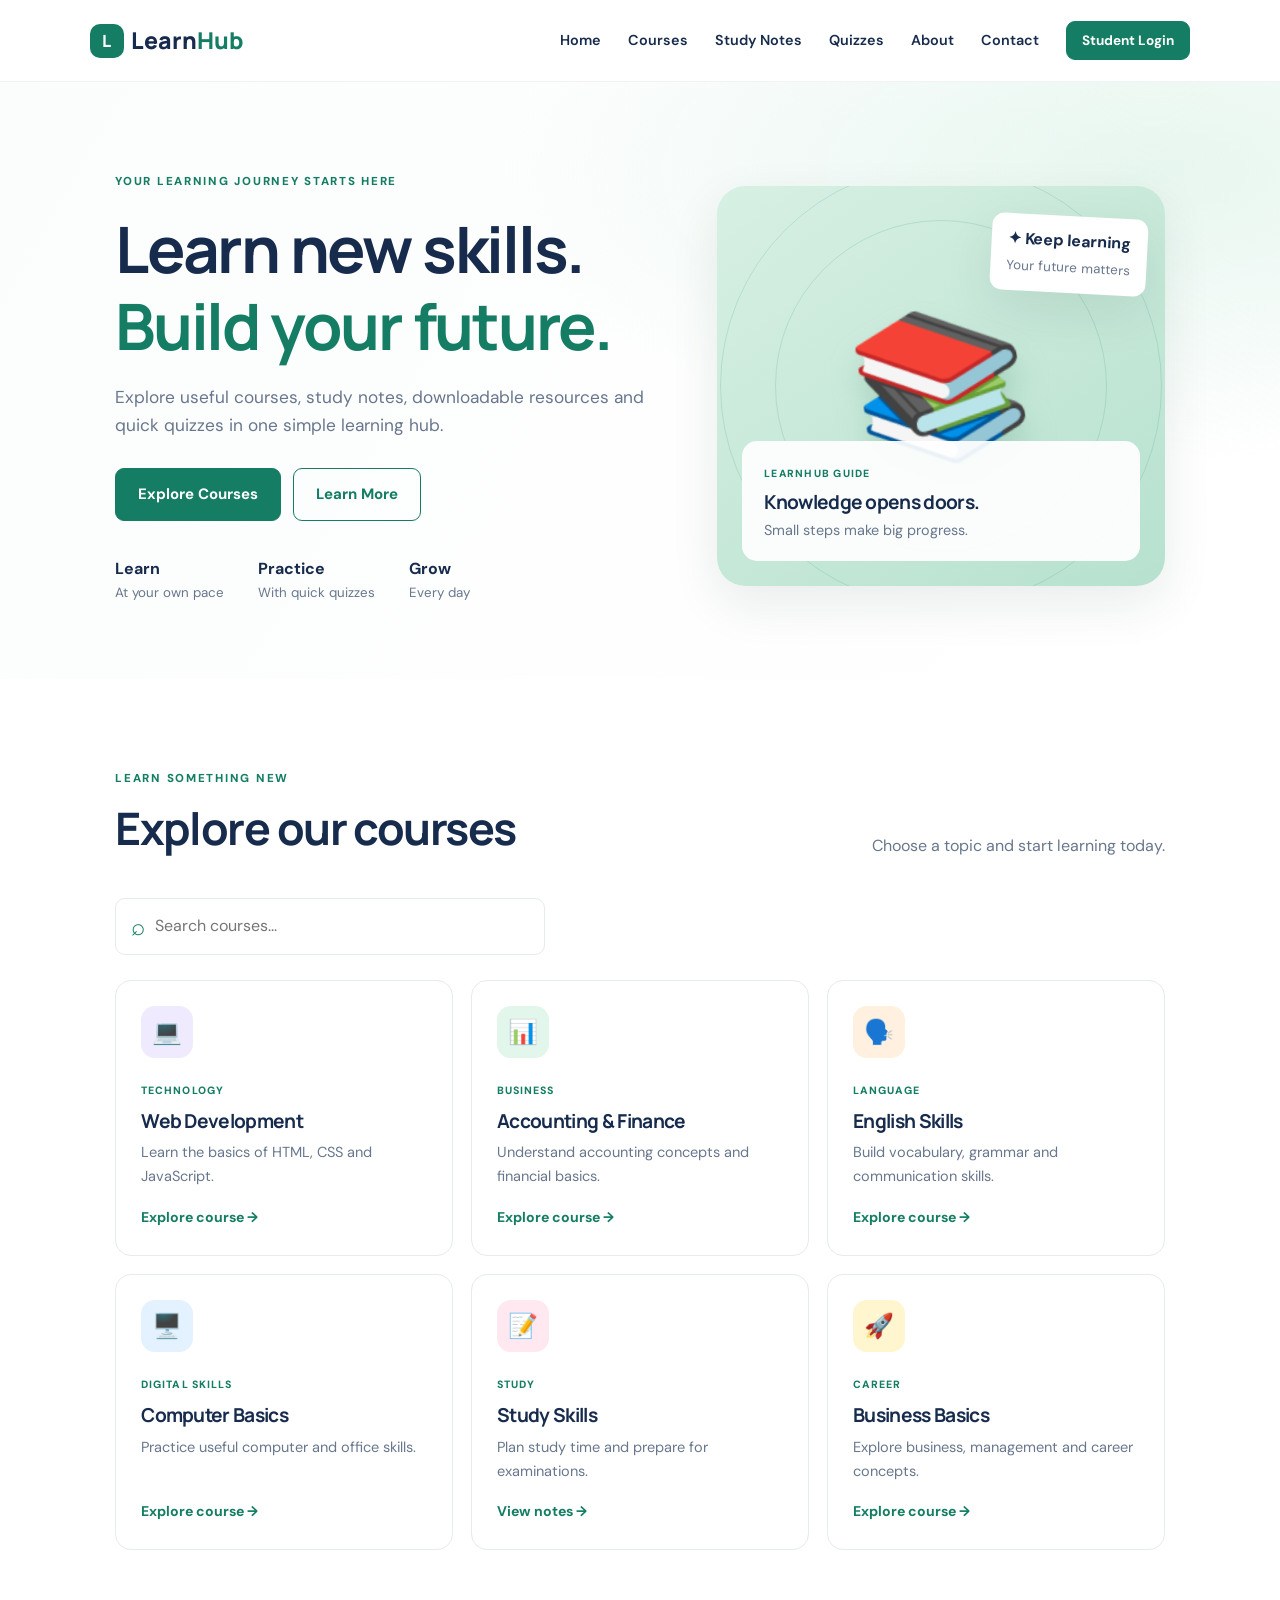
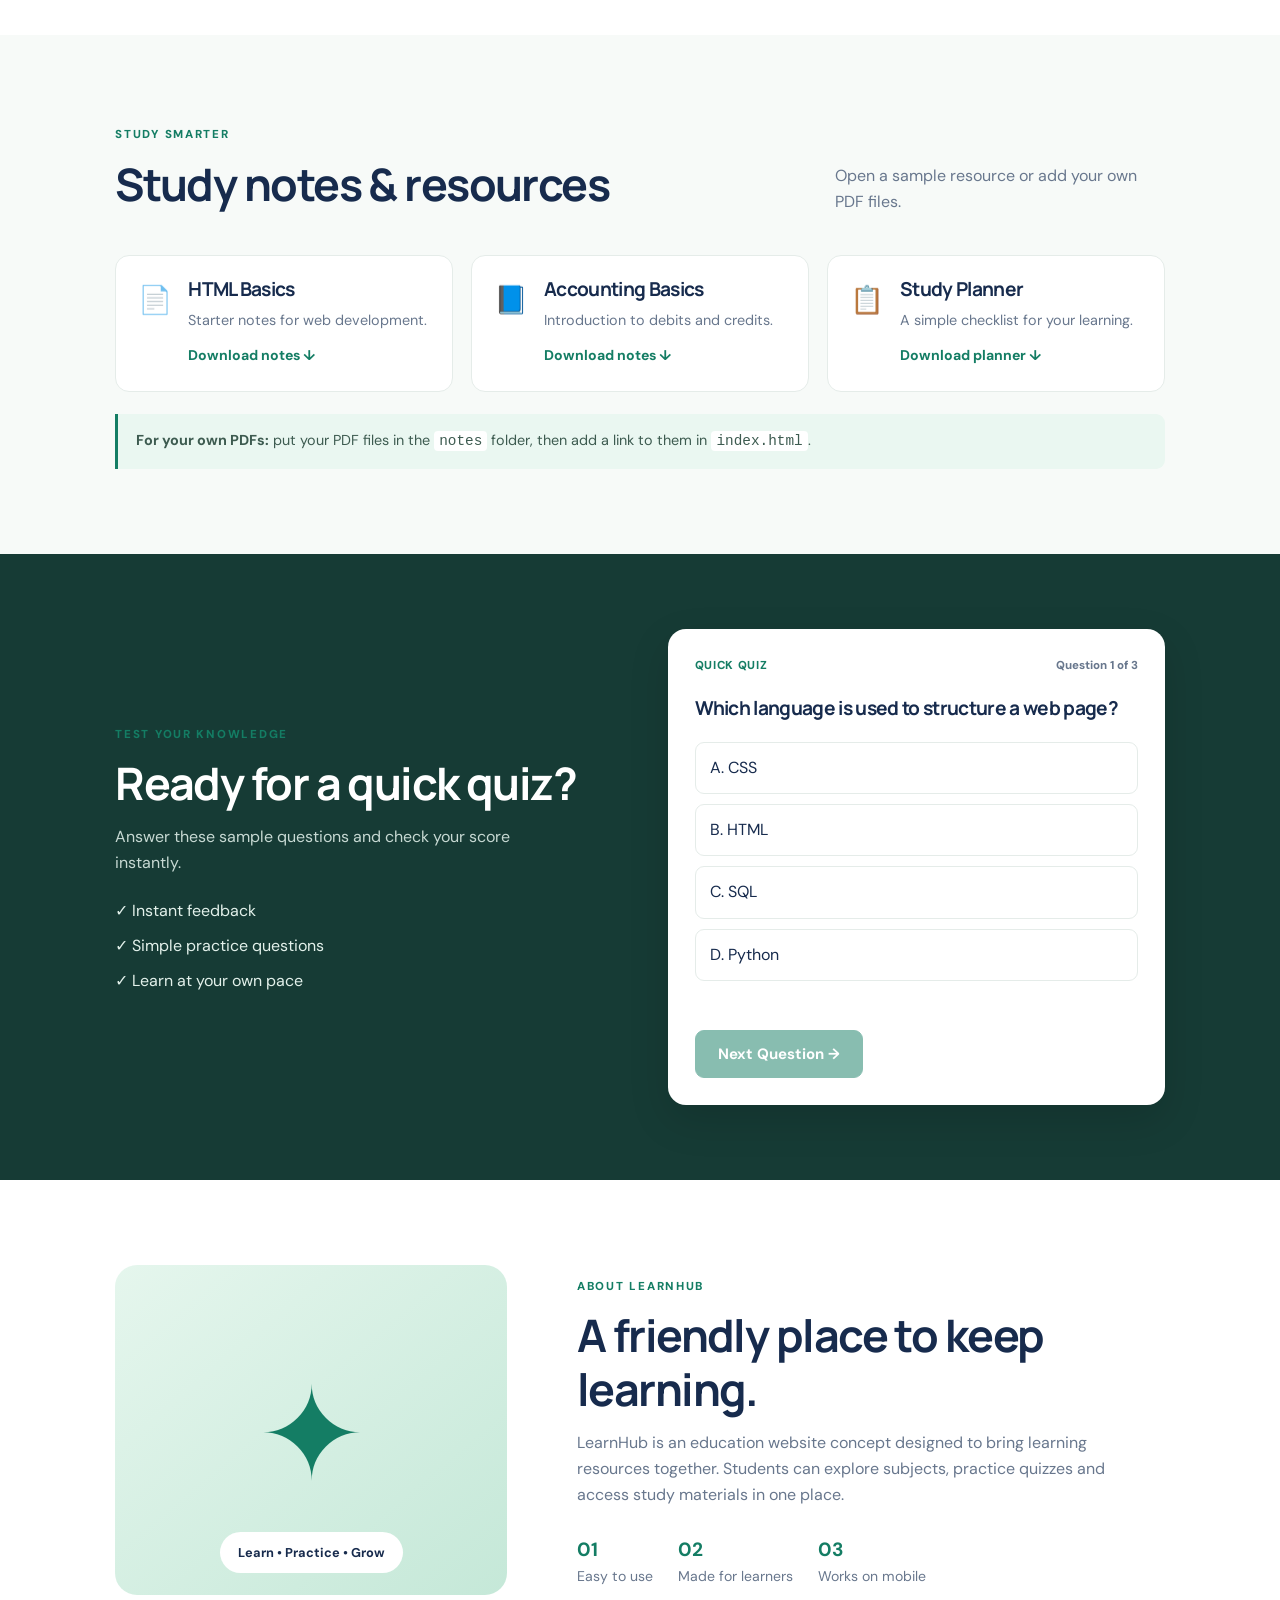
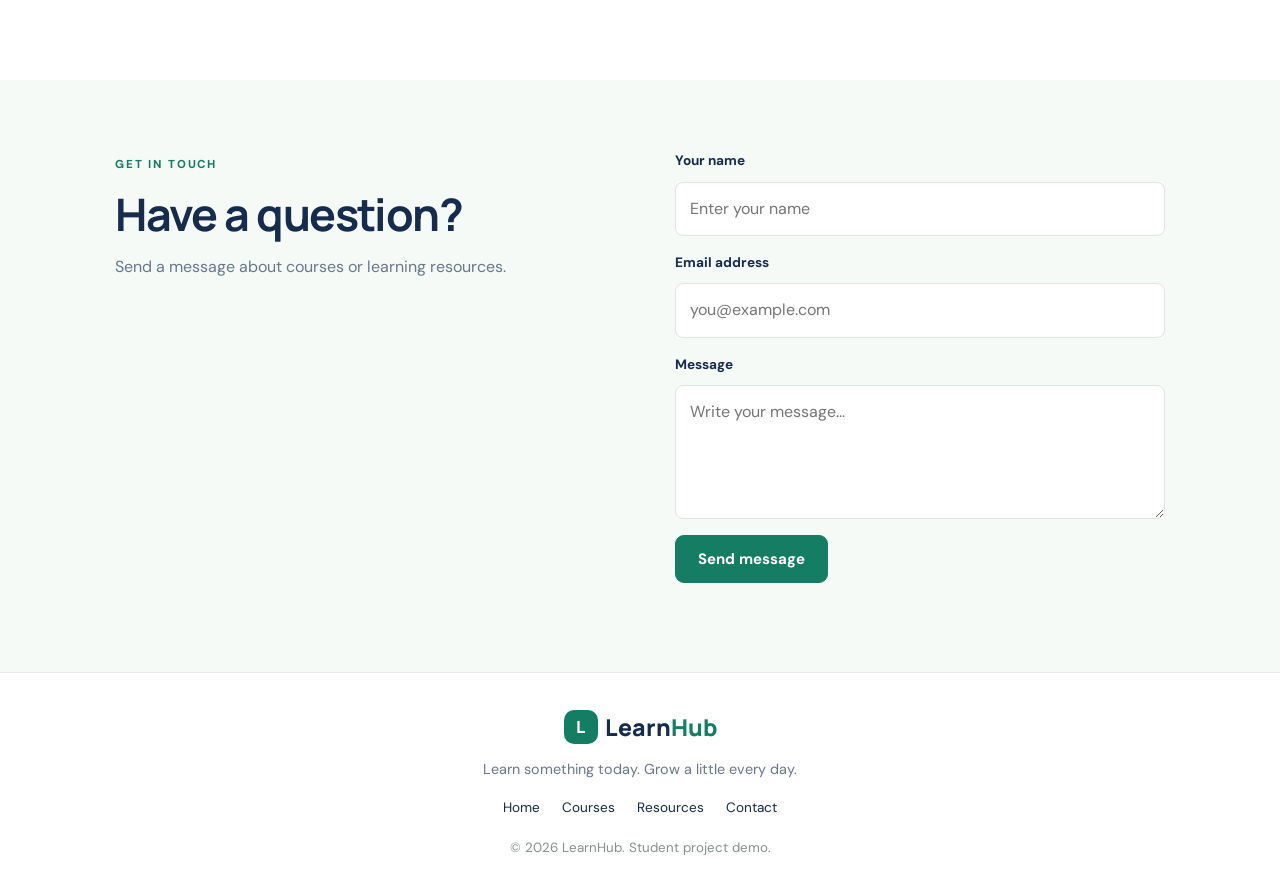
<file: index.html>
<!DOCTYPE html>
<html lang="en">
<head>
  <meta charset="UTF-8">
  <meta name="viewport" content="width=device-width, initial-scale=1.0">
  <title>LearnHub | Learn Without Limits</title>
  <link rel="stylesheet" href="style.css">
</head>
<body>
  <header class="site-header">
    <a class="brand" href="#home"><span class="brand-icon">L</span> Learn<span>Hub</span></a>
    <button class="menu-toggle" id="menuToggle" aria-label="Open navigation">☰</button>
    <nav id="mainNav">
      <a href="#home">Home</a><a href="#courses">Courses</a><a href="#notes">Study Notes</a>
      <a href="#quiz">Quizzes</a><a href="#about">About</a><a href="#contact">Contact</a>
      <button class="btn btn-small" id="openLogin">Student Login</button>
    </nav>
  </header>

  <main>
    <section class="hero" id="home">
      <div class="hero-content">
        <span class="eyebrow">YOUR LEARNING JOURNEY STARTS HERE</span>
        <h1>Learn new skills.<br><span>Build your future.</span></h1>
        <p>Explore useful courses, study notes, downloadable resources and quick quizzes in one simple learning hub.</p>
        <div class="hero-actions"><a class="btn" href="#courses">Explore Courses</a><a class="btn btn-outline" href="#about">Learn More</a></div>
        <div class="hero-stats"><div><strong>Learn</strong><small>At your own pace</small></div><div><strong>Practice</strong><small>With quick quizzes</small></div><div><strong>Grow</strong><small>Every day</small></div></div>
      </div>
      <div class="hero-card"><div class="book-illustration">📚</div><div class="floating-note">✦ Keep learning<br><small>Your future matters</small></div><div class="hero-card-text"><span>LEARNHUB GUIDE</span><h3>Knowledge opens doors.</h3><p>Small steps make big progress.</p></div></div>
    </section>

    <section class="section" id="courses">
      <div class="section-heading"><div><span class="eyebrow">LEARN SOMETHING NEW</span><h2>Explore our courses</h2></div><p>Choose a topic and start learning today.</p></div>
      <div class="search-wrap"><span>⌕</span><input id="courseSearch" type="search" placeholder="Search courses..." aria-label="Search courses"></div>
      <div class="course-grid" id="courseGrid">
        <article class="course-card" data-search="web development html css javascript coding"><div class="course-icon purple">💻</div><span class="tag">TECHNOLOGY</span><h3>Web Development</h3><p>Learn the basics of HTML, CSS and JavaScript.</p><a href="#contact">Explore course →</a></article>
        <article class="course-card" data-search="accounting finance bookkeeping balance sheet"><div class="course-icon green">📊</div><span class="tag">BUSINESS</span><h3>Accounting & Finance</h3><p>Understand accounting concepts and financial basics.</p><a href="#contact">Explore course →</a></article>
        <article class="course-card" data-search="english communication vocabulary grammar"><div class="course-icon orange">🗣️</div><span class="tag">LANGUAGE</span><h3>English Skills</h3><p>Build vocabulary, grammar and communication skills.</p><a href="#contact">Explore course →</a></article>
        <article class="course-card" data-search="computer digital skills ms office"><div class="course-icon blue">🖥️</div><span class="tag">DIGITAL SKILLS</span><h3>Computer Basics</h3><p>Practice useful computer and office skills.</p><a href="#contact">Explore course →</a></article>
        <article class="course-card" data-search="study skills exam preparation notes"><div class="course-icon pink">📝</div><span class="tag">STUDY</span><h3>Study Skills</h3><p>Plan study time and prepare for examinations.</p><a href="#notes">View notes →</a></article>
        <article class="course-card" data-search="business entrepreneurship management"><div class="course-icon yellow">🚀</div><span class="tag">CAREER</span><h3>Business Basics</h3><p>Explore business, management and career concepts.</p><a href="#contact">Explore course →</a></article>
      </div>
      <p id="noCourses" class="empty-message" hidden>No courses found. Try another search.</p>
    </section>

    <section class="section notes-section" id="notes">
      <div class="section-heading"><div><span class="eyebrow">STUDY SMARTER</span><h2>Study notes & resources</h2></div><p>Open a sample resource or add your own PDF files.</p></div>
      <div class="resource-grid">
        <article class="resource-card"><div class="resource-icon">📄</div><div><h3>HTML Basics</h3><p>Starter notes for web development.</p><a href="notes/html-basics.txt" download>Download notes ↓</a></div></article>
        <article class="resource-card"><div class="resource-icon">📘</div><div><h3>Accounting Basics</h3><p>Introduction to debits and credits.</p><a href="notes/accounting-basics.txt" download>Download notes ↓</a></div></article>
        <article class="resource-card"><div class="resource-icon">📋</div><div><h3>Study Planner</h3><p>A simple checklist for your learning.</p><a href="notes/study-planner.txt" download>Download planner ↓</a></div></article>
      </div>
      <div class="upload-tip"><strong>For your own PDFs:</strong> put your PDF files in the <code>notes</code> folder, then add a link to them in <code>index.html</code>.</div>
    </section>

    <section class="quiz-section" id="quiz"><div class="quiz-copy"><span class="eyebrow">TEST YOUR KNOWLEDGE</span><h2>Ready for a quick quiz?</h2><p>Answer these sample questions and check your score instantly.</p><ul><li>✓ Instant feedback</li><li>✓ Simple practice questions</li><li>✓ Learn at your own pace</li></ul></div>
      <div class="quiz-box"><div class="quiz-top"><span>QUICK QUIZ</span><span id="questionCounter">Question 1 of 3</span></div><h3 id="questionText">Which language is used to structure a web page?</h3><div id="answerOptions" class="answer-options"></div><p id="quizFeedback" aria-live="polite"></p><button id="nextQuestion" class="btn" disabled>Next Question →</button></div>
    </section>

    <section class="section about-section" id="about"><div class="about-visual"><div class="about-symbol">✦</div><div class="about-label">Learn • Practice • Grow</div></div><div class="about-copy"><span class="eyebrow">ABOUT LEARNHUB</span><h2>A friendly place to keep learning.</h2><p>LearnHub is an education website concept designed to bring learning resources together. Students can explore subjects, practice quizzes and access study materials in one place.</p><div class="about-points"><div><strong>01</strong><span>Easy to use</span></div><div><strong>02</strong><span>Made for learners</span></div><div><strong>03</strong><span>Works on mobile</span></div></div></div></section>

    <section class="contact-section" id="contact"><div><span class="eyebrow">GET IN TOUCH</span><h2>Have a question?</h2><p>Send a message about courses or learning resources.</p></div><form id="contactForm" class="contact-form"><label for="contactName">Your name</label><input id="contactName" required placeholder="Enter your name"><label for="contactEmail">Email address</label><input id="contactEmail" type="email" required placeholder="you@example.com"><label for="contactMessage">Message</label><textarea id="contactMessage" required rows="4" placeholder="Write your message..."></textarea><button class="btn" type="submit">Send message</button><p id="contactFeedback" aria-live="polite"></p></form></section>
  </main>

  <footer class="site-footer"><a class="brand footer-brand" href="#home"><span class="brand-icon">L</span> Learn<span>Hub</span></a><p>Learn something today. Grow a little every day.</p><div class="footer-links"><a href="#home">Home</a><a href="#courses">Courses</a><a href="#notes">Resources</a><a href="#contact">Contact</a></div><small>© <span id="year"></span> LearnHub. Student project demo.</small></footer>

  <div class="modal" id="loginModal" aria-hidden="true"><div class="modal-panel"><button class="modal-close" id="closeLogin" aria-label="Close">×</button><span class="eyebrow">WELCOME BACK</span><h2>Student access</h2><p class="modal-note">Demo form only. It does not create a real account or save passwords.</p><form id="loginForm"><label for="studentEmail">Email</label><input id="studentEmail" type="email" required placeholder="student@example.com"><label for="studentPassword">Password</label><input id="studentPassword" type="password" required minlength="4" placeholder="Enter any 4+ characters"><button class="btn" type="submit">Continue to demo</button><p id="loginFeedback" aria-live="polite"></p></form></div></div>
  <script src="script.js"></script>
</body>
</html>
</file>
<file: style.css>
@import url('https://fonts.googleapis.com/css2?family=DM+Sans:wght@400;500;600;700&family=Manrope:wght@400;500;600;700;800&display=swap');
:root{--ink:#172b4d;--muted:#68778d;--green:#147d64;--green-dark:#0d624f;--mint:#eaf7f1;--line:#e5ece9;--paper:#fff;--soft:#f7faf8;--shadow:0 18px 50px rgba(24,54,48,.09)}
*{box-sizing:border-box}html{scroll-behavior:smooth;scroll-padding-top:90px}body{margin:0;font-family:'DM Sans',sans-serif;color:var(--ink);background:#fff;line-height:1.65}h1,h2,h3{font-family:Manrope,sans-serif;line-height:1.2;letter-spacing:-.035em}h1{font-size:clamp(2.5rem,5vw,4.4rem);margin:18px 0}h2{font-size:clamp(2rem,3.5vw,3rem);margin:10px 0 14px}h3{font-size:1.2rem}p{color:var(--muted);margin-top:0}a{color:inherit;text-decoration:none}.site-header{height:82px;display:flex;align-items:center;justify-content:space-between;padding:0 7%;border-bottom:1px solid #f0f3f1;background:#fff;position:sticky;top:0;z-index:10}.brand{font-family:Manrope,sans-serif;font-size:1.45rem;font-weight:800;display:flex;align-items:center;gap:7px}.brand>span:last-child{color:var(--green);margin-left:-7px}.brand-icon{display:grid;place-items:center;width:34px;height:34px;background:var(--green);color:white;border-radius:10px;font-size:1.05rem}.site-header nav{display:flex;align-items:center;gap:27px;font-size:.9rem;font-weight:600}.site-header nav a:hover,.footer-links a:hover{color:var(--green)}.btn{display:inline-flex;align-items:center;justify-content:center;gap:8px;padding:13px 22px;border:1px solid var(--green);border-radius:9px;background:var(--green);color:#fff;font-weight:700;font-family:inherit;font-size:.94rem;cursor:pointer;transition:.2s}.btn:hover{background:var(--green-dark);transform:translateY(-1px)}.btn-small{padding:10px 15px;font-size:.85rem}.btn-outline{background:transparent;color:var(--green)}.btn-outline:hover{color:#fff}.menu-toggle{display:none;background:none;border:0;font-size:1.6rem;color:var(--ink)}
.hero{padding:85px 9% 75px;display:grid;grid-template-columns:1.1fr .9fr;gap:55px;align-items:center;background:radial-gradient(ellipse at 90% 15%,#e7f6ef 0,transparent 40%),linear-gradient(120deg,#fbfdfc,#fff)}.eyebrow{font-size:.72rem;font-weight:800;letter-spacing:.15em;color:var(--green)}.hero h1 span{color:var(--green)}.hero-content>p{font-size:1.08rem;max-width:550px}.hero-actions{display:flex;gap:12px;flex-wrap:wrap;margin:28px 0 35px}.hero-stats{display:flex;gap:34px}.hero-stats div{display:flex;flex-direction:column}.hero-stats strong{font-size:1rem}.hero-stats small{color:var(--muted)}.hero-card{min-height:400px;position:relative;border-radius:28px;background:linear-gradient(145deg,#d7f0e4,#b7e1cf);display:flex;align-items:center;justify-content:center;overflow:hidden;box-shadow:var(--shadow)}.hero-card:before,.hero-card:after{content:"";position:absolute;border:1px solid rgba(20,125,100,.15);border-radius:50%;width:330px;height:330px}.hero-card:after{width:440px;height:440px}.book-illustration{font-size:9rem;filter:drop-shadow(0 20px 15px #6da58d55);z-index:1;transform:rotate(-8deg)}.hero-card-text{position:absolute;bottom:25px;left:25px;background:#ffffffeb;border-radius:15px;padding:18px 22px;width:calc(100% - 50px);z-index:2}.hero-card-text span{font-size:.65rem;letter-spacing:.12em;color:var(--green);font-weight:800}.hero-card-text h3{margin:5px 0}.hero-card-text p{margin:0;font-size:.9rem}.floating-note{position:absolute;right:18px;top:30px;background:white;padding:12px 16px;border-radius:12px;box-shadow:var(--shadow);z-index:2;font-weight:700;transform:rotate(3deg)}.floating-note small{font-weight:400;color:var(--muted)}
.section{padding:85px 9%}.section-heading{display:flex;justify-content:space-between;align-items:end;gap:25px;margin-bottom:30px}.section-heading p{max-width:330px;margin:0 0 9px}.search-wrap{display:flex;align-items:center;gap:10px;border:1px solid var(--line);border-radius:10px;max-width:430px;padding:0 15px;margin-bottom:25px}.search-wrap span{font-size:1.5rem;color:var(--green)}.search-wrap input{border:0;outline:0;width:100%;padding:14px 0;font:inherit}.course-grid{display:grid;grid-template-columns:repeat(3,1fr);gap:18px}.course-card{padding:25px;border:1px solid var(--line);border-radius:16px;transition:.25s;background:#fff}.course-card:hover{transform:translateY(-4px);box-shadow:var(--shadow);border-color:#c7e3d7}.course-icon{width:52px;height:52px;display:grid;place-items:center;border-radius:14px;font-size:1.5rem;margin-bottom:18px}.purple{background:#f0eaff}.green{background:#e2f6eb}.orange{background:#fff0df}.blue{background:#e4f2ff}.pink{background:#ffe8f0}.yellow{background:#fff5ce}.tag{font-size:.66rem;letter-spacing:.1em;font-weight:800;color:var(--green)}.course-card h3{margin:8px 0}.course-card p{font-size:.91rem;min-height:48px}.course-card>a,.resource-card a{font-weight:700;font-size:.88rem;color:var(--green)}.empty-message{padding:20px;background:var(--soft);border-radius:10px}
.notes-section{background:var(--soft)}.resource-grid{display:grid;grid-template-columns:repeat(3,1fr);gap:18px}.resource-card{display:flex;gap:16px;padding:22px;background:white;border:1px solid var(--line);border-radius:14px}.resource-icon{font-size:1.7rem}.resource-card h3{margin:0 0 8px}.resource-card p{font-size:.9rem;margin-bottom:10px}.upload-tip{margin-top:22px;padding:15px 18px;border-left:3px solid var(--green);background:#eaf7f1;border-radius:0 9px 9px 0;color:#3d5b50;font-size:.9rem}.upload-tip code{background:#fff;padding:2px 5px;border-radius:4px}
.quiz-section{padding:75px 9%;display:grid;grid-template-columns:1fr 1fr;gap:55px;align-items:center;background:#163b35;color:#fff}.quiz-copy h2{color:white}.quiz-copy p{color:#c7d9d3;max-width:440px}.quiz-copy ul{padding:0;list-style:none;color:#e3f1eb;line-height:2.2}.quiz-box{background:#fff;color:var(--ink);border-radius:18px;padding:27px;box-shadow:0 15px 40px #0002}.quiz-top{display:flex;justify-content:space-between;gap:10px;color:var(--green);font-size:.72rem;font-weight:800;letter-spacing:.06em}.quiz-top span:last-child{color:var(--muted);letter-spacing:0}.quiz-box h3{margin:22px 0}.answer-options{display:grid;gap:10px}.answer-option{padding:12px 14px;border:1px solid var(--line);border-radius:9px;text-align:left;background:white;color:var(--ink);font:inherit;cursor:pointer}.answer-option:hover:not(:disabled){border-color:var(--green);background:#f5fbf8}.answer-option.correct{border-color:#1b9b6a;background:#e8f8f0}.answer-option.wrong{border-color:#d45a5a;background:#fff0f0}.answer-option:disabled{cursor:default}#quizFeedback{min-height:25px;margin:12px 0;font-size:.9rem}.quiz-box .btn:disabled{opacity:.5;cursor:not-allowed}
.about-section{display:grid;grid-template-columns:.8fr 1.2fr;gap:70px;align-items:center}.about-visual{height:330px;border-radius:22px;background:linear-gradient(140deg,#e5f6ed,#c5e8d8);display:grid;place-items:center;position:relative}.about-symbol{font-size:8rem;color:var(--green);font-family:Manrope,sans-serif}.about-label{position:absolute;bottom:22px;background:#fff;padding:10px 18px;border-radius:30px;font-size:.8rem;font-weight:700}.about-copy>p{max-width:560px}.about-points{display:flex;gap:25px;margin-top:25px;flex-wrap:wrap}.about-points div{display:flex;flex-direction:column}.about-points strong{color:var(--green);font-size:1.2rem}.about-points span{font-size:.88rem;color:var(--muted)}
.contact-section{background:#f5faf7;padding:70px 9%;display:grid;grid-template-columns:1fr 1fr;gap:70px}.contact-form,.modal form{display:flex;flex-direction:column;gap:9px}.contact-form label,.modal label{font-size:.85rem;font-weight:700}.contact-form input,.contact-form textarea,.modal input{width:100%;padding:13px 14px;border:1px solid #dce7e1;border-radius:8px;font:inherit;background:white;outline-color:var(--green);margin-bottom:7px}.contact-form textarea{resize:vertical}.contact-form .btn,.modal .btn{align-self:flex-start}.site-footer{padding:35px 9%;text-align:center;border-top:1px solid var(--line)}.footer-brand{justify-content:center}.site-footer p{font-size:.9rem;margin:12px 0}.footer-links{display:flex;justify-content:center;gap:22px;font-size:.85rem;margin:15px 0}.site-footer small{color:#84918d}
.modal{position:fixed;inset:0;background:#0e2924a8;display:none;align-items:center;justify-content:center;padding:20px;z-index:30}.modal.show{display:flex}.modal-panel{background:white;border-radius:18px;padding:32px;width:min(100%,430px);position:relative;box-shadow:var(--shadow)}.modal-close{position:absolute;right:16px;top:10px;border:0;background:none;font-size:2rem;cursor:pointer;color:var(--muted)}.modal-panel h2{font-size:2rem}.modal-note{font-size:.86rem}.modal #loginFeedback{font-size:.9rem;margin:8px 0 0}.contact-form #contactFeedback{margin:5px 0;color:var(--green);font-size:.9rem}
@media(max-width:900px){.site-header{padding:0 5%}.site-header nav{gap:14px}.hero,.section,.quiz-section,.contact-section{padding-left:6%;padding-right:6%}.hero{gap:30px}.course-grid{grid-template-columns:repeat(2,1fr)}.resource-grid{grid-template-columns:1fr}.about-section{gap:35px}.quiz-section{gap:30px}}
@media(max-width:680px){.site-header{height:70px}.menu-toggle{display:block}.site-header nav{display:none;position:absolute;left:0;right:0;top:70px;background:#fff;padding:20px 6%;box-shadow:var(--shadow);flex-direction:column;align-items:stretch;gap:13px}.site-header nav.open{display:flex}.site-header nav .btn{width:100%}.hero{grid-template-columns:1fr;padding-top:55px}.hero-card{min-height:330px}.hero-stats{gap:18px;flex-wrap:wrap}.section-heading{display:block}.section-heading p{margin-top:10px}.course-grid{grid-template-columns:1fr}.quiz-section,.about-section,.contact-section{grid-template-columns:1fr}.quiz-section{padding-top:55px;padding-bottom:55px}.about-visual{height:240px}.contact-section{gap:25px}.footer-links{gap:13px;flex-wrap:wrap}.hero h1{font-size:2.7rem}}
</file>
